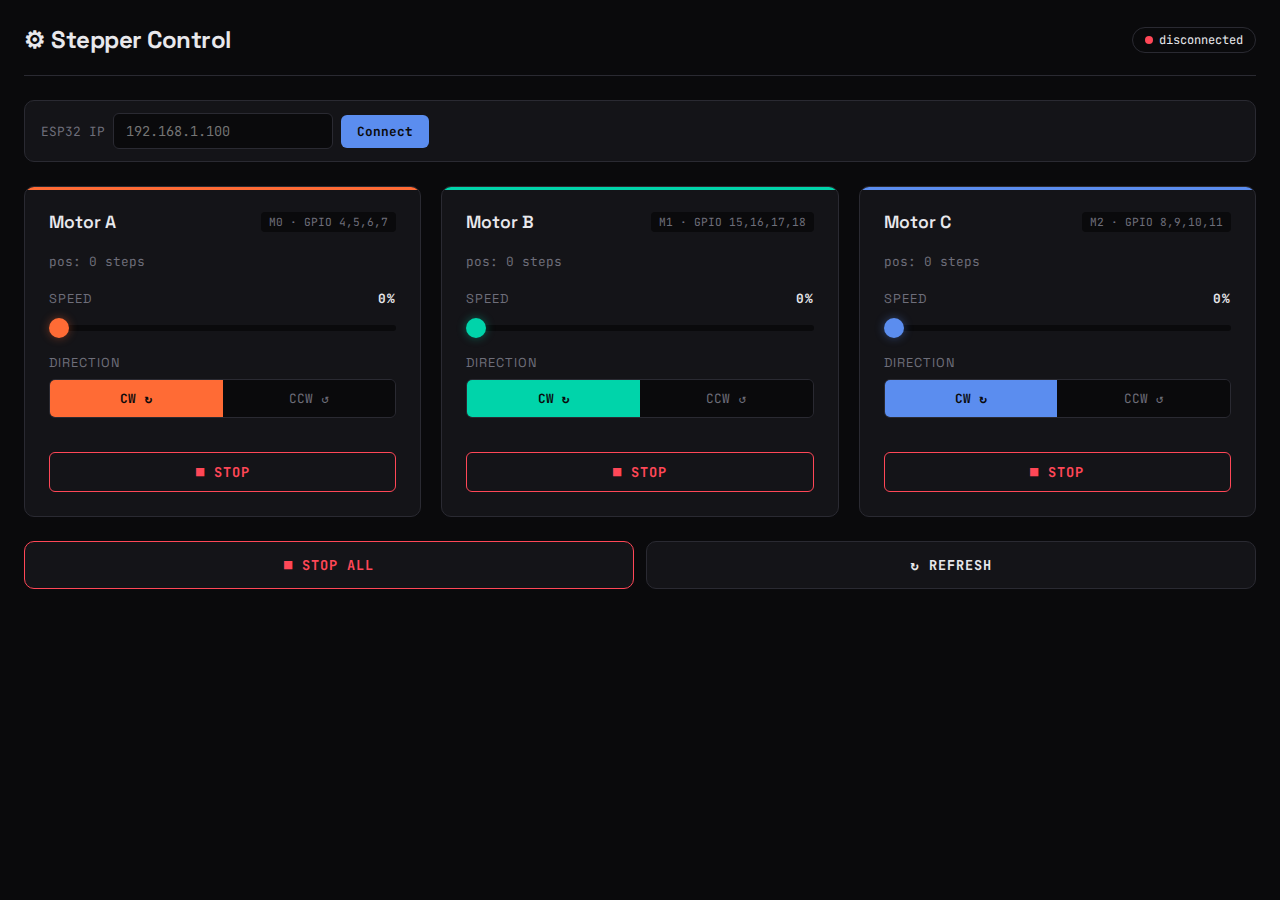
<file: public_old1/index.html>
<!DOCTYPE html>
<html lang="en">
<head>
<meta charset="UTF-8">
<meta name="viewport" content="width=device-width, initial-scale=1.0">
<title>Stepper Control</title>
<!--ESP_IP_INJECT-->
<style>
  @import url('https://fonts.googleapis.com/css2?family=JetBrains+Mono:wght@400;700&family=Space+Grotesk:wght@400;600;700&display=swap');

  :root {
    --bg:       #0a0a0c;
    --surface:  #141418;
    --border:   #2a2a32;
    --text:     #e8e8ec;
    --dim:      #6e6e7a;
    --accent-0: #ff6b35;
    --accent-1: #00d4aa;
    --accent-2: #5b8def;
    --danger:   #ff4757;
    --radius:   10px;
  }

  * { margin: 0; padding: 0; box-sizing: border-box; }

  body {
    font-family: 'Space Grotesk', sans-serif;
    background: var(--bg);
    color: var(--text);
    min-height: 100vh;
    padding: 24px;
  }

  header {
    display: flex;
    align-items: center;
    justify-content: space-between;
    margin-bottom: 24px;
    padding-bottom: 20px;
    border-bottom: 1px solid var(--border);
    flex-wrap: wrap;
    gap: 12px;
  }

  header h1 {
    font-size: 1.5rem;
    font-weight: 700;
    letter-spacing: -0.5px;
  }

  .header-right {
    display: flex;
    align-items: center;
    gap: 12px;
  }

  .conn-badge {
    font-family: 'JetBrains Mono', monospace;
    font-size: 0.75rem;
    padding: 4px 12px;
    border-radius: 20px;
    border: 1px solid var(--border);
    display: flex;
    align-items: center;
    gap: 6px;
  }
  .conn-badge .dot {
    width: 8px; height: 8px;
    border-radius: 50%;
    background: var(--danger);
    transition: background 0.3s;
  }
  .conn-badge.connected .dot { background: var(--accent-1); }

  /* ESP IP input bar */
  .ip-bar {
    display: flex;
    align-items: center;
    gap: 8px;
    margin-bottom: 24px;
    padding: 12px 16px;
    background: var(--surface);
    border: 1px solid var(--border);
    border-radius: var(--radius);
  }
  .ip-bar label {
    font-family: 'JetBrains Mono', monospace;
    font-size: 0.8rem;
    color: var(--dim);
    white-space: nowrap;
  }
  .ip-bar input {
    flex: 1;
    max-width: 220px;
    background: var(--bg);
    border: 1px solid var(--border);
    border-radius: 6px;
    padding: 8px 12px;
    color: var(--text);
    font-family: 'JetBrains Mono', monospace;
    font-size: 0.85rem;
    outline: none;
  }
  .ip-bar input:focus { border-color: var(--accent-2); }
  .ip-bar button {
    padding: 8px 16px;
    background: var(--accent-2);
    color: var(--bg);
    border: none;
    border-radius: 6px;
    font-family: 'JetBrains Mono', monospace;
    font-size: 0.8rem;
    font-weight: 700;
    cursor: pointer;
    transition: opacity 0.2s;
  }
  .ip-bar button:hover { opacity: 0.85; }

  .motors-grid {
    display: grid;
    grid-template-columns: repeat(auto-fit, minmax(320px, 1fr));
    gap: 20px;
    margin-bottom: 24px;
  }

  .motor-card {
    background: var(--surface);
    border: 1px solid var(--border);
    border-radius: var(--radius);
    padding: 24px;
    position: relative;
    overflow: hidden;
    transition: border-color 0.3s;
  }
  .motor-card::before {
    content: '';
    position: absolute;
    top: 0; left: 0; right: 0;
    height: 3px;
  }
  .motor-card:nth-child(1)::before { background: var(--accent-0); }
  .motor-card:nth-child(2)::before { background: var(--accent-1); }
  .motor-card:nth-child(3)::before { background: var(--accent-2); }
  .motor-card:nth-child(1) { --card-accent: var(--accent-0); }
  .motor-card:nth-child(2) { --card-accent: var(--accent-1); }
  .motor-card:nth-child(3) { --card-accent: var(--accent-2); }

  .card-header {
    display: flex;
    justify-content: space-between;
    align-items: center;
    margin-bottom: 20px;
  }
  .card-header h2 { font-size: 1.1rem; font-weight: 600; }
  .motor-id {
    font-family: 'JetBrains Mono', monospace;
    font-size: 0.7rem;
    color: var(--dim);
    background: var(--bg);
    padding: 3px 8px;
    border-radius: 4px;
  }

  .position-display {
    font-family: 'JetBrains Mono', monospace;
    font-size: 0.8rem;
    color: var(--dim);
    margin-bottom: 20px;
  }

  .control-group { margin-bottom: 18px; }
  .control-group label {
    display: flex;
    justify-content: space-between;
    font-size: 0.8rem;
    color: var(--dim);
    margin-bottom: 8px;
    text-transform: uppercase;
    letter-spacing: 1px;
  }
  .speed-value {
    color: var(--text);
    font-family: 'JetBrains Mono', monospace;
    font-weight: 700;
  }

  input[type="range"] {
    -webkit-appearance: none;
    appearance: none;
    width: 100%;
    height: 6px;
    background: var(--bg);
    border-radius: 3px;
    outline: none;
    cursor: pointer;
  }
  input[type="range"]::-webkit-slider-thumb {
    -webkit-appearance: none;
    width: 20px; height: 20px;
    border-radius: 50%;
    background: var(--card-accent);
    cursor: pointer;
    box-shadow: 0 0 10px color-mix(in srgb, var(--card-accent) 40%, transparent);
  }
  input[type="range"]::-moz-range-thumb {
    width: 20px; height: 20px;
    border-radius: 50%;
    background: var(--card-accent);
    border: none;
    cursor: pointer;
  }

  .dir-toggle {
    display: flex;
    border-radius: 6px;
    overflow: hidden;
    border: 1px solid var(--border);
  }
  .dir-btn {
    flex: 1;
    padding: 10px;
    background: var(--bg);
    color: var(--dim);
    border: none;
    font-family: 'JetBrains Mono', monospace;
    font-size: 0.8rem;
    cursor: pointer;
    transition: all 0.2s;
    text-align: center;
  }
  .dir-btn.active {
    background: var(--card-accent);
    color: var(--bg);
    font-weight: 700;
  }
  .dir-btn:hover:not(.active) {
    background: var(--border);
    color: var(--text);
  }

  .stop-btn {
    width: 100%;
    padding: 10px;
    margin-top: 16px;
    background: transparent;
    color: var(--danger);
    border: 1px solid var(--danger);
    border-radius: 6px;
    font-family: 'JetBrains Mono', monospace;
    font-size: 0.85rem;
    font-weight: 700;
    cursor: pointer;
    text-transform: uppercase;
    letter-spacing: 1px;
    transition: all 0.2s;
  }
  .stop-btn:hover {
    background: var(--danger);
    color: var(--bg);
  }

  .global-bar { display: flex; gap: 12px; }
  .global-btn {
    flex: 1;
    padding: 14px;
    border-radius: var(--radius);
    border: 1px solid var(--border);
    background: var(--surface);
    color: var(--text);
    font-family: 'JetBrains Mono', monospace;
    font-size: 0.85rem;
    font-weight: 700;
    cursor: pointer;
    text-transform: uppercase;
    letter-spacing: 1px;
    transition: all 0.2s;
  }
  .global-btn:hover { border-color: var(--text); }
  .global-btn.stop-all { border-color: var(--danger); color: var(--danger); }
  .global-btn.stop-all:hover { background: var(--danger); color: var(--bg); }

  @media (max-width: 480px) {
    body { padding: 16px; }
    header h1 { font-size: 1.2rem; }
    .ip-bar { flex-wrap: wrap; }
    .ip-bar input { max-width: 100%; }
  }
</style>
</head>
<body>

<header>
  <h1>&#9881; Stepper Control</h1>
  <div class="header-right">
    <div class="conn-badge" id="connBadge">
      <span class="dot"></span>
      <span id="connText">disconnected</span>
    </div>
  </div>
</header>

<div class="ip-bar" id="ipBar">
  <label>ESP32 IP</label>
  <input type="text" id="espIpInput" placeholder="192.168.1.100">
  <button onclick="connectToEsp()">Connect</button>
</div>

<div class="motors-grid" id="motorsGrid"></div>

<div class="global-bar">
  <button class="global-btn stop-all" onclick="sendStopAll()">&#9632; Stop All</button>
  <button class="global-btn" onclick="requestStatus()">&#8635; Refresh</button>
</div>

<script src="index.js"></script>
</body>
</html>
</file>
